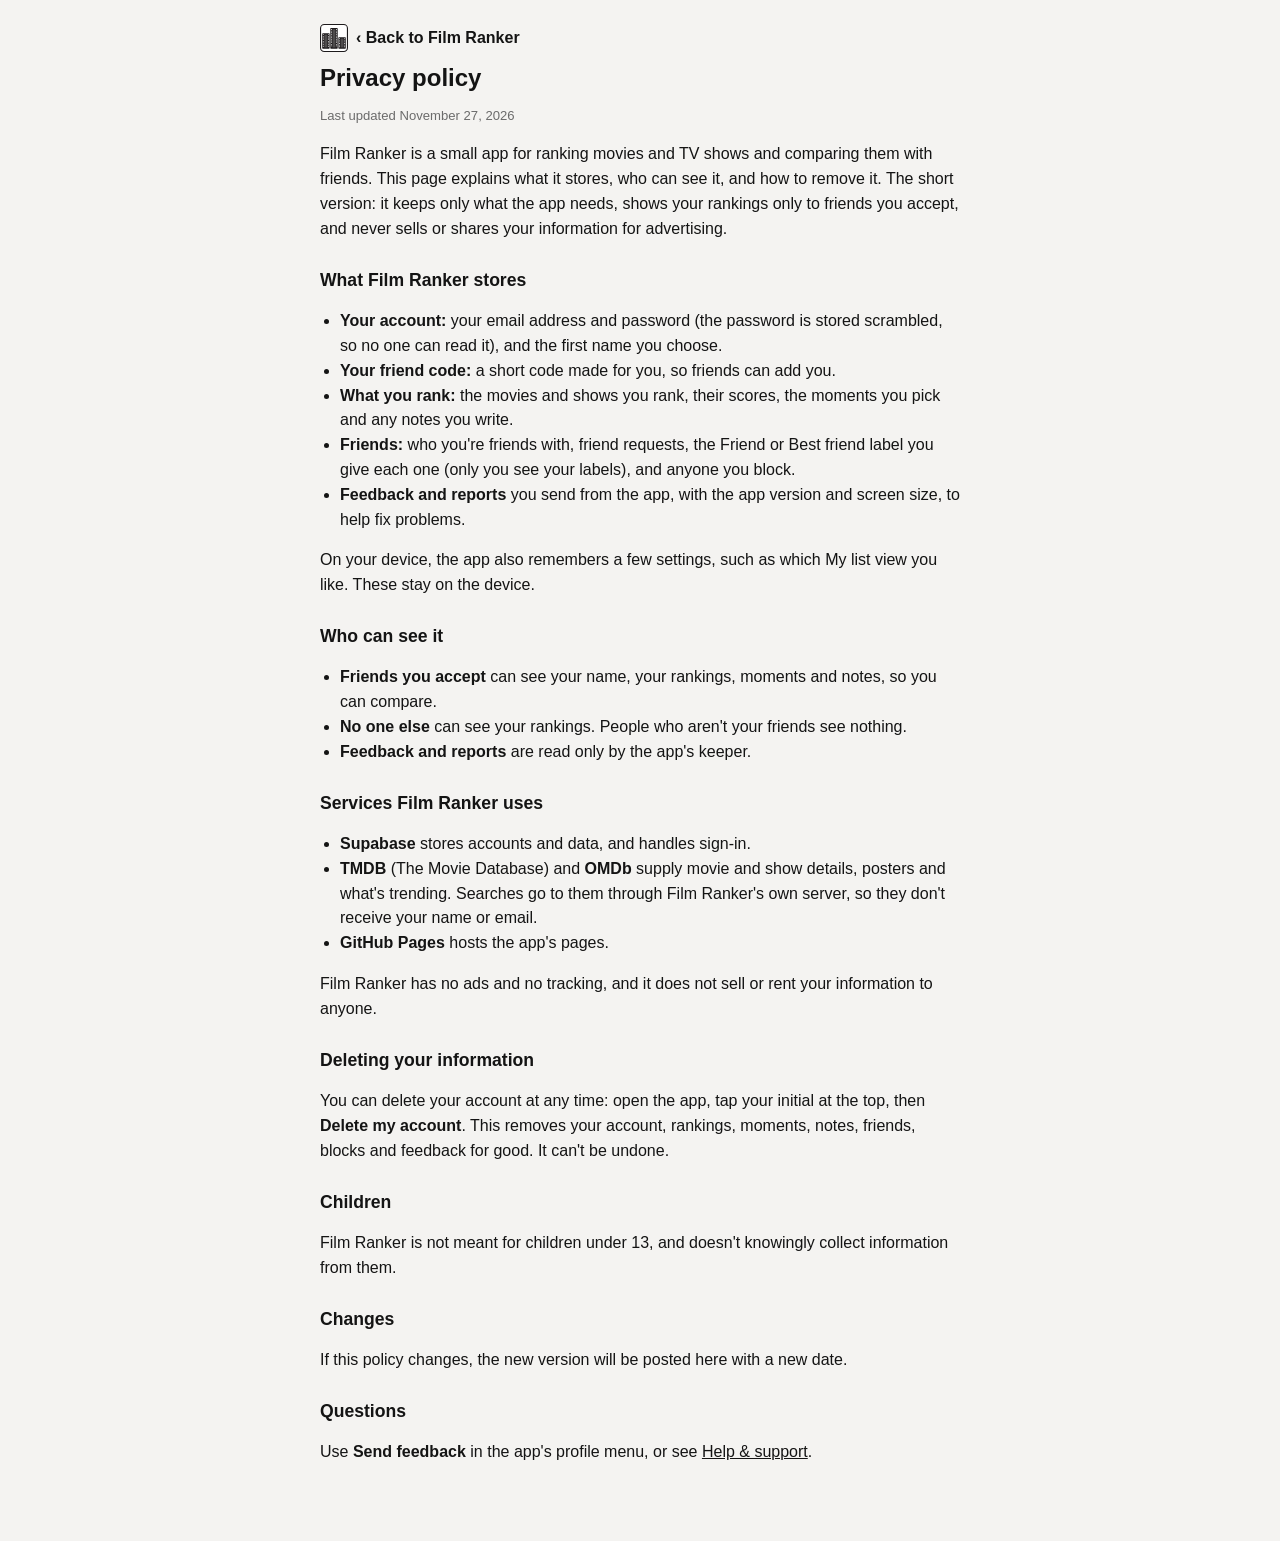
<file: privacy.html>
<!doctype html>
<html lang="en">
<head>
  <meta charset="utf-8">
  <meta name="viewport" content="width=device-width, initial-scale=1, viewport-fit=cover">
  <title>Privacy policy · Film Ranker</title>
  <link rel="icon" href="img/icon-square.svg?v=18">
  <link rel="stylesheet" href="style.css?v=18">
  <style>
    .doc { max-width: 680px; margin: 0 auto; padding: 24px 20px 60px; }
    .doc h1 { margin-top: 6px; } .doc h2 { margin: 26px 0 6px; font-size: 1.1rem; }
    .doc p, .doc li { line-height: 1.55; } .doc ul { padding-left: 20px; }
    .doc a { color: var(--text); }
    .back { display: inline-flex; align-items: center; gap: 8px; text-decoration: none; font-weight: 600; }
    .back img { width: 28px; height: 28px; }
  </style>
</head>
<body>
<main class="doc">
<a class="back" href="./"><img src="img/logo-mono.svg?v=18" alt="">‹ Back to Film Ranker</a>
<h1>Privacy policy</h1>
<p class="muted small">Last updated November 27, 2026</p>
<p>Film Ranker is a small app for ranking movies and TV shows and comparing them with friends. This page explains
what it stores, who can see it, and how to remove it. The short version: it keeps only what the app needs, shows
your rankings only to friends you accept, and never sells or shares your information for advertising.</p>

<h2>What Film Ranker stores</h2>
<ul>
  <li><b>Your account:</b> your email address and password (the password is stored scrambled, so no one can read it),
    and the first name you choose.</li>
  <li><b>Your friend code:</b> a short code made for you, so friends can add you.</li>
  <li><b>What you rank:</b> the movies and shows you rank, their scores, the moments you pick and any notes you write.</li>
  <li><b>Friends:</b> who you're friends with, friend requests, the Friend or Best friend label you give each one
    (only you see your labels), and anyone you block.</li>
  <li><b>Feedback and reports</b> you send from the app, with the app version and screen size, to help fix problems.</li>
</ul>
<p>On your device, the app also remembers a few settings, such as which My list view you like. These stay on the device.</p>

<h2>Who can see it</h2>
<ul>
  <li><b>Friends you accept</b> can see your name, your rankings, moments and notes, so you can compare.</li>
  <li><b>No one else</b> can see your rankings. People who aren't your friends see nothing.</li>
  <li><b>Feedback and reports</b> are read only by the app's keeper.</li>
</ul>

<h2>Services Film Ranker uses</h2>
<ul>
  <li><b>Supabase</b> stores accounts and data, and handles sign-in.</li>
  <li><b>TMDB</b> (The Movie Database) and <b>OMDb</b> supply movie and show details, posters and what's trending.
    Searches go to them through Film Ranker's own server, so they don't receive your name or email.</li>
  <li><b>GitHub Pages</b> hosts the app's pages.</li>
</ul>
<p>Film Ranker has no ads and no tracking, and it does not sell or rent your information to anyone.</p>

<h2>Deleting your information</h2>
<p>You can delete your account at any time: open the app, tap your initial at the top, then <b>Delete my account</b>.
This removes your account, rankings, moments, notes, friends, blocks and feedback for good. It can't be undone.</p>

<h2>Children</h2>
<p>Film Ranker is not meant for children under 13, and doesn't knowingly collect information from them.</p>

<h2>Changes</h2>
<p>If this policy changes, the new version will be posted here with a new date.</p>

<h2>Questions</h2>
<p>Use <b>Send feedback</b> in the app's profile menu, or see <a href="support.html">Help &amp; support</a>.</p>
</main>
</body>
</html>
</file>
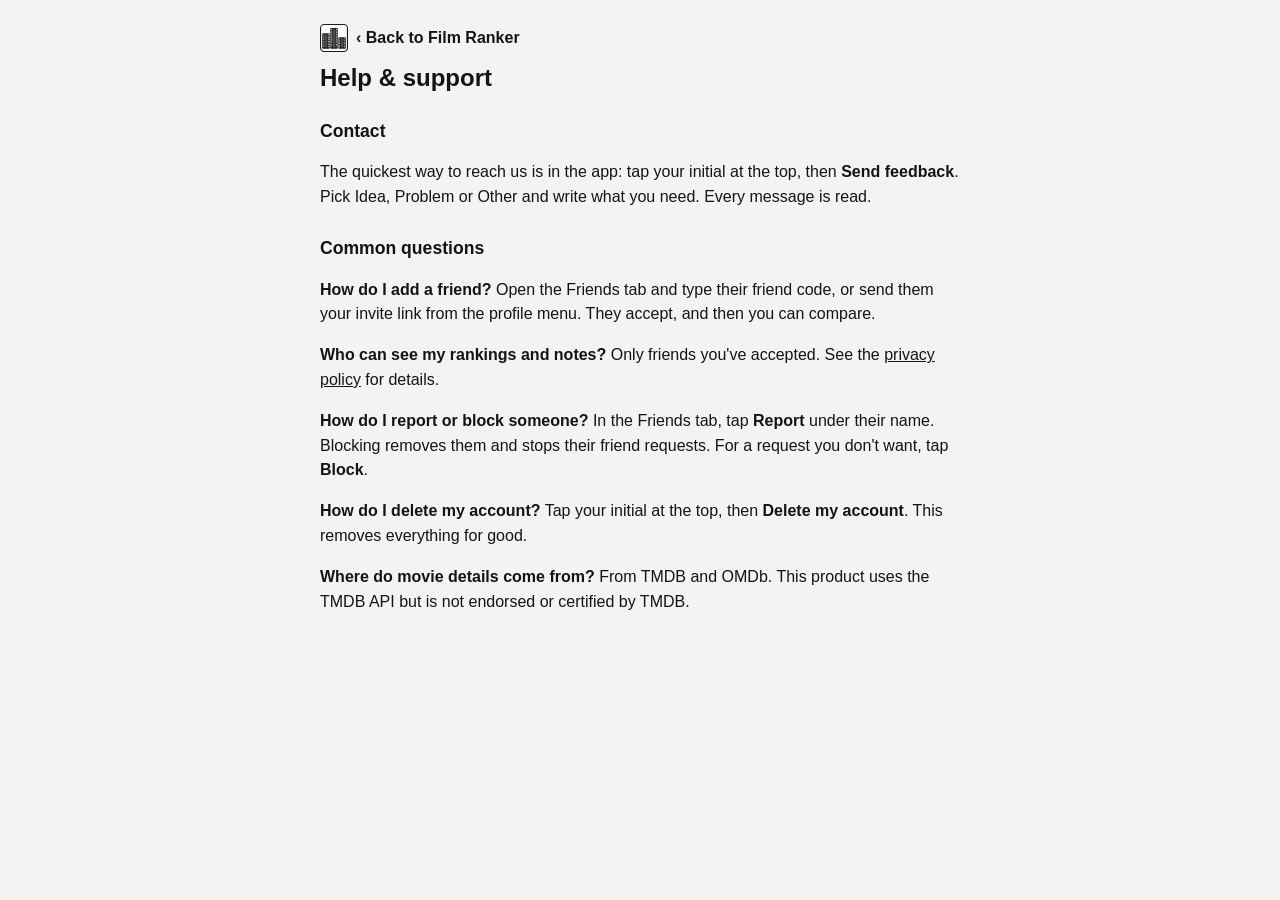
<file: support.html>
<!doctype html>
<html lang="en">
<head>
  <meta charset="utf-8">
  <meta name="viewport" content="width=device-width, initial-scale=1, viewport-fit=cover">
  <title>Help & support · Film Ranker</title>
  <link rel="icon" href="img/icon-square.svg?v=18">
  <link rel="stylesheet" href="style.css?v=18">
  <style>
    .doc { max-width: 680px; margin: 0 auto; padding: 24px 20px 60px; }
    .doc h1 { margin-top: 6px; } .doc h2 { margin: 26px 0 6px; font-size: 1.1rem; }
    .doc p, .doc li { line-height: 1.55; } .doc ul { padding-left: 20px; }
    .doc a { color: var(--text); }
    .back { display: inline-flex; align-items: center; gap: 8px; text-decoration: none; font-weight: 600; }
    .back img { width: 28px; height: 28px; }
  </style>
</head>
<body>
<main class="doc">
<a class="back" href="./"><img src="img/logo-mono.svg?v=18" alt="">‹ Back to Film Ranker</a>
<h1>Help &amp; support</h1>

<h2>Contact</h2>
<p>The quickest way to reach us is in the app: tap your initial at the top, then <b>Send feedback</b>.
Pick Idea, Problem or Other and write what you need. Every message is read.</p>

<h2>Common questions</h2>
<p><b>How do I add a friend?</b> Open the Friends tab and type their friend code, or send them your invite link
from the profile menu. They accept, and then you can compare.</p>
<p><b>Who can see my rankings and notes?</b> Only friends you've accepted. See the
<a href="privacy.html">privacy policy</a> for details.</p>
<p><b>How do I report or block someone?</b> In the Friends tab, tap <b>Report</b> under their name. Blocking removes
them and stops their friend requests. For a request you don't want, tap <b>Block</b>.</p>
<p><b>How do I delete my account?</b> Tap your initial at the top, then <b>Delete my account</b>. This removes
everything for good.</p>
<p><b>Where do movie details come from?</b> From TMDB and OMDb. This product uses the TMDB API but is not
endorsed or certified by TMDB.</p>
</main>
</body>
</html>
</file>
<file: style.css>
:root {
  /* Silver Screen palette (chosen 2026-11-26): black, white and grey like old film, matching the logo. */
  --bg: #f4f3f1;
  --card: #ffffff;
  --text: #141414;
  --muted: #6b6b6b;
  --line: #e2e0dc;
  --accent: #141414;
  --accent-text: #ffffff;
  --chip: #e9e7e3;
  --danger: #b3261e;
  --shadow: 0 1px 3px rgba(0, 0, 0, .07);
  color-scheme: light;
}
@media (prefers-color-scheme: dark) {
  :root {
    --bg: #0e0e0f;
    --card: #1a1a1c;
    --text: #f2f2f2;
    --muted: #9a9a9a;
    --line: #2a2a2e;
    --accent: #f2f2f2;
    --accent-text: #0e0e0f;
    --chip: #26262a;
    --danger: #ff8a80;
    --shadow: none;
    color-scheme: dark;
  }
}

* { box-sizing: border-box; }
[hidden] { display: none !important; }
body {
  margin: 0;
  background: var(--bg);
  color: var(--text);
  font: 16px/1.45 -apple-system, BlinkMacSystemFont, "Segoe UI", Roboto, sans-serif;
  -webkit-font-smoothing: antialiased;
}
main { max-width: 720px; margin: 0 auto; padding: 8px 16px 80px; }
h1 { font-size: 1.5rem; line-height: 1.2; margin: 8px 0 6px; }
h2 { font-size: 1.05rem; margin: 0; }
h3 { font-size: .95rem; margin: 22px 0 8px; }
.muted { color: var(--muted); }
.small { font-size: .82rem; }
.center { text-align: center; }

.top { display: flex; align-items: center; max-width: 720px; margin: 0 auto; padding: 14px 16px 6px; }
.brand { font-weight: 700; font-size: 1.1rem; display: flex; align-items: center; gap: 8px; }
.brand .logo { font-size: 1.4rem; }
.banner { max-width: 688px; margin: 4px auto 8px; padding: 8px 12px; border-radius: 10px; background: var(--chip); font-size: .85rem; }
@media (max-width: 720px) { .banner { margin: 4px 16px 8px; } }

button {
  font: inherit; color: var(--text); background: var(--chip); border: 0; border-radius: 10px;
  padding: 8px 14px; cursor: pointer; white-space: nowrap;
}
button:hover { filter: brightness(.96); }
button.primary { background: var(--accent); color: var(--accent-text); font-weight: 600; }
button.danger { background: transparent; color: var(--danger); }

.tabs { display: flex; gap: 6px; max-width: 720px; margin: 0 auto; padding: 6px 16px; overflow-x: auto; }
.tabs button { flex: 1; padding: 9px 10px; }
@media (max-width: 480px) {
  .tabs { gap: 4px; }
  .tabs button { flex: 1 1 auto; padding: 8px 4px; font-size: .8rem; min-width: 0; }
}
.tabs button.on { background: var(--accent); color: var(--accent-text); font-weight: 600; }

input[type=search], input[type=text] {
  font: inherit; width: 100%; padding: 11px 14px; border-radius: 12px; border: 1px solid var(--line);
  background: var(--card); color: var(--text);
}
.chips { display: flex; flex-wrap: wrap; gap: 6px; margin: 10px 0; }
.chip { padding: 6px 12px; border-radius: 999px; font-size: .88rem; }
.chip.on { background: var(--accent); color: var(--accent-text); }

.seg { display: flex; gap: 4px; background: var(--chip); padding: 3px; border-radius: 12px; margin: 10px 0 4px; }
.seg button { flex: 1; background: transparent; padding: 7px 8px; font-size: .88rem; }
.seg button.on { background: var(--card); box-shadow: var(--shadow); font-weight: 600; }

.card { background: var(--card); border-radius: 14px; box-shadow: var(--shadow); border: 1px solid var(--line); margin: 10px 0; }
.group > summary, .group > .head {
  display: flex; align-items: center; justify-content: space-between; gap: 12px; padding: 12px 14px; cursor: pointer;
  list-style: none;
}
.group > summary::-webkit-details-marker { display: none; }
.group > summary::after { content: "›"; color: var(--muted); font-size: 1.3rem; transition: transform .15s; }
.group[open] > summary::after { transform: rotate(90deg); }
.group > summary .grow, .group > .head .grow { flex: 1; min-width: 0; }
.kind { font-size: .72rem; text-transform: uppercase; letter-spacing: .06em; color: var(--accent); font-weight: 700; }

.movies { list-style: none; margin: 0; padding: 0 0 6px; }
.movie { display: flex; align-items: center; gap: 12px; padding: 8px 14px; border-top: 1px solid var(--line); }
.movie .num { width: 1.8em; text-align: right; color: var(--muted); font-variant-numeric: tabular-nums; }
.movie .info { flex: 1; min-width: 0; }
.movie .title { font-weight: 600; line-height: 1.25; }
.group .title { font-weight: 700; }

.poster {
  --h: 0; flex-shrink: 0; width: 40px; height: 58px; border-radius: 6px; display: grid; place-items: center;
  font-weight: 800; font-size: .85rem; color: #fff; letter-spacing: .02em;
  background: linear-gradient(160deg, hsl(var(--h) 55% 45%), hsl(calc(var(--h) + 40) 60% 25%));
}
.poster.big { width: 84px; height: 122px; border-radius: 10px; font-size: 1.4rem; }

.score {
  min-width: 48px; padding: 7px 0; text-align: center; font-weight: 800; font-variant-numeric: tabular-nums;
  background: var(--chip); border-radius: 10px;
}
span.score { display: inline-block; }

.empty { padding: 26px 8px; text-align: center; color: var(--muted); }

.modal-back { position: fixed; inset: 0; background: rgba(0, 0, 0, .45); display: flex; align-items: flex-end; justify-content: center; z-index: 10; }
.modal {
  background: var(--card); width: 100%; max-width: 520px; max-height: 92vh; overflow-y: auto;
  border-radius: 18px 18px 0 0; padding: 18px 18px calc(18px + env(safe-area-inset-bottom));
}
@media (min-width: 600px) { .modal-back { align-items: center; } .modal { border-radius: 18px; } }
.modal .film { display: flex; gap: 14px; align-items: flex-start; }
.bigscore { font-size: 3rem; font-weight: 800; line-height: 1; margin: 18px 0 2px; text-align: center; font-variant-numeric: tabular-nums; }
.band { text-align: center; color: var(--muted); margin-bottom: 8px; }
input[type=range] { width: 100%; accent-color: var(--accent); margin: 8px 0; }
.addtag { display: flex; gap: 6px; }
.addtag input { padding: 8px 12px; }
.actions { display: flex; gap: 8px; justify-content: space-between; margin-top: 18px; }
.actions .right { display: flex; gap: 8px; margin-left: auto; }

#toast {
  position: fixed; left: 50%; bottom: 24px; transform: translateX(-50%) translateY(calc(100% + 40px)); transition: transform .2s, visibility .2s;
  visibility: hidden;
  background: var(--text); color: var(--bg); padding: 10px 14px; border-radius: 12px; display: flex; gap: 12px;
  align-items: center; max-width: calc(100% - 32px); z-index: 20; box-shadow: 0 4px 16px rgba(0, 0, 0, .25);
}
#toast.show { transform: translateX(-50%) translateY(0); visibility: visible; }
#toast button { background: var(--accent); color: var(--accent-text); padding: 6px 10px; font-weight: 600; }
.version { text-align: center; color: var(--muted); font-size: .75rem; margin: 0 0 24px; }

/* Friends */
button.link { background: none; padding: 4px 0; color: var(--accent); }
button.small { font-size: .82rem; padding: 4px 6px; }
.err { color: var(--danger); min-height: 1.2em; margin: 6px 0; }
.seen { display: flex; flex-shrink: 0; }
.seen .dot, .avatar {
  display: grid; place-items: center; border-radius: 50%; font-weight: 700;
  background: var(--accent); color: var(--accent-text);
}
.seen .dot { width: 22px; height: 22px; font-size: .72rem; border: 2px solid var(--card); margin-left: -6px; }
.seen .dot:first-child { margin-left: 0; }
.seen .dot.more { background: var(--chip); color: var(--text); }
.avatar { width: 40px; height: 40px; font-size: 1.05rem; flex-shrink: 0; }
.friend .head { display: flex; align-items: center; gap: 12px; padding: 12px 14px 4px; }
.friend .head .grow { flex: 1; min-width: 0; }
.friend .seg { margin: 6px 14px; }
.friend-foot { display: flex; justify-content: space-between; align-items: center; padding: 0 14px 10px; gap: 8px; }

/* Compare */
.agree { padding: 16px; text-align: center; }
.agree .big { font-size: 2.6rem; font-weight: 800; line-height: 1.1; color: var(--accent); }
.pair { display: flex; gap: 6px; flex-shrink: 0; }
.pair span {
  display: flex; flex-direction: column; align-items: center; min-width: 48px; padding: 4px 6px;
  border-radius: 10px; background: var(--chip); font-weight: 800; font-variant-numeric: tabular-nums;
}
.pair small { font-size: .65rem; font-weight: 600; color: var(--muted); max-width: 56px; overflow: hidden; text-overflow: ellipsis; white-space: nowrap; }

/* Signing in */
.stack { display: flex; flex-direction: column; gap: 10px; margin-top: 14px; }
input[type=email], input[type=password] {
  font: inherit; width: 100%; padding: 11px 14px; border-radius: 12px; border: 1px solid var(--line);
  background: var(--card); color: var(--text);
}
.stack button[type=submit] { padding: 11px 14px; }
button:disabled { opacity: .6; cursor: default; }
img.poster { object-fit: cover; background: var(--chip); }

/* ---------------------------------------------------------------- every iPhone (v6)
   Keep clear of the notch or Dynamic Island, rounded corners and the home bar, upright or sideways. */
body { padding: env(safe-area-inset-top) env(safe-area-inset-right) 0 env(safe-area-inset-left); }
main { padding-bottom: calc(80px + env(safe-area-inset-bottom)); }
#toast { bottom: calc(24px + env(safe-area-inset-bottom)); }
.modal { padding-bottom: calc(18px + env(safe-area-inset-bottom)); }
.pane-list > :first-child { margin-top: 10px; }
.pane-head .chips { margin-bottom: 0; }
/* Long titles wrap instead of pushing the score button off the screen. */
.movie .title, .group .title { overflow-wrap: anywhere; }

/* Phone-width screens (every iPhone upright, and the Duo's outside screen).
   The Duo's outside screen keeps its clock, battery and Wi-Fi in a tall pill down the top-right corner (Song Ranker
   v16), so pop-up windows stop well below the top. */
@media (max-width: 639px) {
  .modal { max-height: calc(100dvh - max(120px, env(safe-area-inset-top) + 60px)); }
}
/* Very narrow screens (iPhone SE, mini): a little tighter. */
@media (max-width: 380px) {
  main { padding-left: 12px; padding-right: 12px; }
  .tabs { padding-left: 12px; padding-right: 12px; }
  .movie { gap: 10px; padding: 8px 10px; }
  .score { min-width: 42px; }
  .pair span { min-width: 42px; }
}

/* Regular iPhones held sideways: short and wide. Smaller top, and pop-ups use the full height. */
@media (max-height: 449px) and (orientation: landscape) {
  .top { padding-top: 6px; }
  .modal-back { align-items: center; }
  .modal { max-height: calc(100dvh - 16px); border-radius: 18px; }
}

/* ---------------------------------------------------------------- iPhone Duo, inside screen held tall
   One column across the full width, slightly bigger text. Pop-ups sit in the bottom half, below the fold. */
html.duo-tall, html.duo-tall body { font-size: 17px; }
html.duo-tall main, html.duo-tall .top, html.duo-tall .tabs { max-width: none; }
html.duo-tall .poster { width: 48px; height: 70px; }
html.duo-tall .modal-back { align-items: flex-end; }
html.duo-tall .modal { max-width: none; max-height: calc(50dvh - 12px); border-radius: 18px 18px 0 0; }

/* ---------------------------------------------------------------- iPhone Duo, inside screen held wide
   The fold runs down the middle. Left half: title, tabs and controls. Right half: the list, scrolling on its own.
   The phone keeps its clock in a strip down the right edge (a wide safe area there), so the left column is sized
   from the left edge to just before the fold, and the right one from just after it. Pop-ups open in the right half. */
html.duo-wide, html.duo-wide body { font-size: 17px; }
html.duo-wide body {
  display: grid; height: 100dvh; overflow: hidden;
  grid-template-columns: calc(50vw - env(safe-area-inset-left) - 14px) minmax(0, 1fr);
  grid-template-rows: auto auto auto minmax(0, 1fr) auto; column-gap: 28px;
}
html.duo-wide .top { grid-column: 1; grid-row: 1; max-width: none; margin: 0; width: 100%; }
html.duo-wide #banner { grid-column: 1; grid-row: 2; }
html.duo-wide .banner { margin: 4px 16px 8px; }
html.duo-wide .tabs { grid-column: 1; grid-row: 3; max-width: none; margin: 0; width: 100%; }
html.duo-wide main { display: contents; }
html.duo-wide .pane-head { grid-column: 1; grid-row: 4; overflow-y: auto; padding: 4px 16px 16px; min-height: 0; }
html.duo-wide .pane-list { grid-column: 2; grid-row: 1 / -1; overflow-y: auto; overscroll-behavior: contain;
  padding: 12px 16px calc(24px + env(safe-area-inset-bottom)) 0; min-height: 0; }
html.duo-wide .pane-list { padding-right: 16px; }
html.duo-wide main > p { grid-column: 1; grid-row: 4; padding: 0 16px; }
html.duo-wide .version { grid-column: 1; grid-row: 5; margin: 4px 0 calc(6px + env(safe-area-inset-bottom)); }
html.duo-wide #modal-root { position: fixed; }
html.duo-wide .poster { width: 48px; height: 70px; }
html.duo-wide .modal-back { justify-content: flex-end; align-items: center; padding: 12px 0;
  padding-left: calc(50vw + 14px); padding-right: max(16px, env(safe-area-inset-right)); }
html.duo-wide .modal { max-width: none; max-height: calc(100dvh - 24px); border-radius: 18px; }
html.duo-wide #toast { left: 75vw; }

/* ---------------------------------------------------------------- header logo and name (v7)
   The black-and-white film podium logo, and the name in tall, blocky poster letters like a cinema marquee.
   Futura Condensed ExtraBold comes with every iPhone and Mac, so nothing is downloaded. */
.brand .logo { width: 34px; height: 34px; display: block; flex-shrink: 0; } /* the logo draws its own rounded edge */
.brand .name {
  font-family: "Futura-CondensedExtraBold", "Futura Condensed ExtraBold", "AvenirNextCondensed-Heavy",
    "Avenir Next Condensed", Impact, "Arial Narrow", sans-serif;
  font-weight: 800; font-stretch: condensed; text-transform: uppercase;
  font-size: 1.55rem; line-height: 1; letter-spacing: .06em;
}
html.duo-wide .brand .name, html.duo-tall .brand .name { font-size: 1.7rem; }

/* ---------------------------------------------------------------- opening animation (v8)
   While the app loads: the logo square appears, the film-strip blocks rise one at a time (bronze, silver, then gold
   last and tallest) with their sprocket holes running like film, and the name lights up. Then the logo and name
   move into their place in the header (js/app.js endSplash). Under a second; faster if the app is already ready. */
#splash {
  position: fixed; inset: 0; z-index: 50; background: var(--bg);
  display: flex; align-items: center; justify-content: center;
  transition: background-color .38s ease;
  animation: splash-safety 0s linear 6s forwards; /* if the app ever fails to start, never cover it for long */
}
#splash.leaving { background-color: transparent; pointer-events: none; }
/* The header's own logo and name stay hidden while the opening screen is there, so the animated ones never slide
   over a copy. The splash is removed the moment they land in its place (js/app.js endSplash), which reveals it. */
#splash ~ .top .brand { visibility: hidden; }
@keyframes splash-safety { to { opacity: 0; visibility: hidden; } }
/* Same layout as the header's logo and name, up to 2.8 times bigger, so it can shrink straight into the header. */
/* --u is the size of one header pixel on the splash: 2.8 at most, less when the screen is too narrow for that, so
   logo and name always fit with 24px to spare on each side. The header brand is about 204px wide (220px on the Duo). */
#splash { --u: min(2.8px, calc((100vw - 48px) / 204)); }
html.duo-wide #splash, html.duo-tall #splash { --u: min(2.8px, calc((100vw - 48px) / 220)); }
.splash-brand { display: flex; align-items: center; gap: calc(8 * var(--u)); transform-origin: 0 0; will-change: transform; }
.splash-logo { width: calc(34 * var(--u)); height: calc(34 * var(--u)); display: block; flex-shrink: 0; overflow: visible; }
.splash-name {
  font-family: "Futura-CondensedExtraBold", "Futura Condensed ExtraBold", "AvenirNextCondensed-Heavy",
    "Avenir Next Condensed", Impact, "Arial Narrow", sans-serif;
  font-weight: 800; font-stretch: condensed; text-transform: uppercase;
  font-size: calc(24.8 * var(--u)); line-height: 1; letter-spacing: .06em; color: var(--text); white-space: nowrap;
}
html.duo-wide .splash-name, html.duo-tall .splash-name { font-size: calc(27.2 * var(--u)); }

.splash-logo .sq { transform-box: fill-box; transform-origin: center; animation: sq-in .22s ease-out both; }
.splash-logo .blk { transform-box: fill-box; transform-origin: bottom; animation: blk-rise .42s cubic-bezier(.2, .9, .3, 1.15) both; }
.splash-logo .b3 { animation-delay: .1s; }
.splash-logo .b2 { animation-delay: .22s; }
.splash-logo .b1 { animation-delay: .34s; }
.splash-logo .holes { animation: film-run .42s linear both; }
.splash-logo .b3 .holes { animation-delay: .1s; }
.splash-logo .b2 .holes { animation-delay: .22s; }
.splash-logo .b1 .holes { animation-delay: .34s; }
.splash-name { animation: name-on .38s ease-out .52s both; }
@keyframes sq-in { from { opacity: 0; transform: scale(.85); } to { opacity: 1; transform: none; } }
@keyframes blk-rise { from { transform: scaleY(0); } to { transform: scaleY(1); } }
@keyframes film-run { from { transform: translateY(24px); } to { transform: translateY(0); } }
@keyframes name-on { from { opacity: 0; transform: translateX(-10px); } to { opacity: 1; transform: none; } }

/* Reduce Motion (iPhone Settings → Accessibility → Motion): no movement, just the logo for a moment. */
@media (prefers-reduced-motion: reduce) {
  .splash-logo .sq, .splash-logo .blk, .splash-logo .holes, .splash-name { animation: none; }
  #splash { transition: opacity .2s ease; }
  #splash.leaving { opacity: 0; }
}

/* ---------------------------------------------------------------- the small note at the bottom (v9)
   One line, no wider than a phone: "Saved 85", an optional "Next: …" button (long titles end in …) and ×.
   It never covers more than a strip at the bottom, and any tap elsewhere closes it (js/app.js toast). */
#toast {
  left: max(12px, env(safe-area-inset-left)); right: max(12px, env(safe-area-inset-right)); margin: 0 auto;
  width: auto; max-width: 440px; transform: translateY(calc(100% + 40px));
  padding: 8px 8px 8px 14px; gap: 8px; font-size: .92rem;
}
#toast.show { transform: translateY(0); }
#toast .msg { flex: none; font-weight: 600; white-space: nowrap; }
#toast .act { flex: 1 1 auto; min-width: 0; overflow: hidden; text-overflow: ellipsis; white-space: nowrap;
  padding: 8px 10px; font-size: .88rem; text-align: left; }
#toast .x { flex: none; background: transparent; color: var(--bg); padding: 4px 8px; font-size: 1.2rem; line-height: 1; }
/* Duo held wide: the note sits in the right half, under the list. */
html.duo-wide #toast { left: calc(50vw + 14px); right: max(16px, env(safe-area-inset-right)); margin: 0; }

/* ---------------------------------------------------------------- tab icons, and the Duo's side column (v10)
   Tabs carry a small icon, shown only in the Duo's side column. Held wide, the Duo keeps its clock, Wi-Fi and
   battery in a strip down the right edge; the tabs become a column of buttons in that strip, under the clock, as in
   Song Ranker (v23–v26). The column starts at --rail-top (js/app.js), 222 points down, which also clears the music
   ring the Duo shows around the clock while something is playing. */
.tabs .ic { display: none; }
html.duo-wide .tabs {
  position: fixed; z-index: 5; right: 0; top: var(--rail-top, 222px); bottom: calc(10px + env(safe-area-inset-bottom));
  width: max(76px, env(safe-area-inset-right)); margin: 0; padding: 0;
  flex-direction: column; align-items: center; justify-content: flex-start; gap: 4px; overflow-y: auto; scrollbar-width: none;
}
html.duo-wide .tabs button {
  flex: none; display: flex; flex-direction: column; align-items: center; gap: 3px; width: 70px;
  padding: 2px 0; background: none; border-radius: 14px; color: var(--text); font-weight: 400;
}
html.duo-wide .tabs .ic { display: grid; place-items: center; width: 38px; height: 38px; border-radius: 50%; background: var(--chip); }
html.duo-wide .tabs svg { width: 20px; height: 20px; fill: none; stroke: currentColor; stroke-width: 2; stroke-linecap: round; stroke-linejoin: round; }
html.duo-wide .tabs .rl { font-size: .68rem; font-weight: 600; color: var(--muted); line-height: 1.15; }
html.duo-wide .tabs button.on { background: none; color: var(--text); }
html.duo-wide .tabs button.on .ic { background: var(--accent); color: var(--accent-text); }
html.duo-wide .tabs button.on .rl { color: var(--accent); }
/* The page keeps clear of the column, and starts a little lower so the header isn't against the top edge. */
html.duo-wide body { padding-right: max(76px, env(safe-area-inset-right)); padding-top: max(22px, env(safe-area-inset-top)); }
html.duo-wide .pane-list { padding-top: 0; }
html.duo-wide #toast { right: calc(max(76px, env(safe-area-inset-right)) + 8px); }

/* ---------------------------------------------------------------- profile button and menu (v11) */
.top { justify-content: space-between; }
.me-btn { background: none; padding: 0; border-radius: 50%; }
.me-btn .avatar { width: 36px; height: 36px; font-size: 1rem; }
.avatar.big { width: 52px; height: 52px; font-size: 1.4rem; }
.sheet-head { display: flex; align-items: center; justify-content: space-between; margin-bottom: 12px; }
.x-btn { background: var(--chip); border-radius: 50%; width: 32px; height: 32px; padding: 0; font-size: 1.2rem; line-height: 1; }
.me-card { display: flex; align-items: center; gap: 14px; margin-bottom: 14px; }
.me-card .title { font-weight: 700; font-size: 1.1rem; }
.menu { display: flex; flex-direction: column; gap: 8px; }
.menu button { display: flex; flex-direction: column; align-items: flex-start; gap: 2px; padding: 12px 14px; text-align: left; white-space: normal; }
.menu button > span:first-child { font-weight: 600; }
.menu button.danger { background: transparent; border: 1px solid var(--line); }
textarea { font: inherit; width: 100%; padding: 11px 14px; border-radius: 12px; border: 1px solid var(--line); background: var(--card); color: var(--text); resize: vertical; margin-top: 8px; }
.chips-label { width: 100%; font-size: .78rem; font-weight: 600; color: var(--muted); text-transform: uppercase; letter-spacing: .06em; }
.fb { padding: 12px 14px; }
.fb p { margin: 6px 0 4px; white-space: pre-wrap; }

/* ---------------------------------------------------------------- personal notes (v14)
   A short note on a movie ("I watch this every Thanksgiving"), under its title in lists and in Compare. */
.note { font-size: .82rem; font-style: italic; color: var(--muted); line-height: 1.35; margin-top: 2px; overflow-wrap: anywhere; }
.note b { font-style: normal; font-weight: 600; }
#m-note { margin-top: 0; }

/* ---------------------------------------------------------------- My list views (v15)
   List (posters, moments and notes), Grid (a wall of posters) and Compact (one line each, for long lists). */
.list-bar { display: flex; align-items: center; justify-content: space-between; gap: 10px; }
.list-bar p { margin: 0; }
.views { display: flex; gap: 2px; padding: 3px; border-radius: 12px; background: var(--chip); flex-shrink: 0; }
.views button { padding: 6px 9px; border-radius: 9px; background: transparent; color: var(--muted); display: grid; place-items: center; }
.views button.on { background: var(--card); color: var(--text); box-shadow: var(--shadow); }
.views svg { width: 18px; height: 18px; fill: none; stroke: currentColor; stroke-width: 2; stroke-linecap: round; stroke-linejoin: round; }

.grid { list-style: none; margin: 10px 0; padding: 0; display: grid; gap: 14px 10px; grid-template-columns: repeat(auto-fill, minmax(100px, 1fr)); }
.grid li { min-width: 0; }
.tile { position: relative; display: block; width: 100%; padding: 0; border-radius: 10px; overflow: hidden; aspect-ratio: 2 / 3; background: var(--chip); }
/* "html" makes these win over the Duo's smaller list posters (html.duo-tall/.duo-wide .poster). */
html .tile .poster.fill { width: 100%; height: 100%; border-radius: 0; object-fit: cover; font-size: 1.3rem; }
html .modal .poster.big { width: 84px; height: 122px; }
.tile .rank, .tile .gscore { position: absolute; font-weight: 800; font-variant-numeric: tabular-nums; line-height: 1; }
.tile .rank { top: 6px; left: 6px; min-width: 22px; padding: 4px 5px; border-radius: 7px; font-size: .75rem; text-align: center;
  background: rgba(0, 0, 0, .6); color: #fff; }
.tile .gscore { bottom: 6px; right: 6px; padding: 5px 7px; border-radius: 8px; font-size: .9rem; background: var(--card); color: var(--text); }
.tile .seen { position: absolute; bottom: 6px; left: 6px; }
.tile .seen .dot { border-color: rgba(0, 0, 0, .35); }
.gtitle { font-size: .8rem; font-weight: 600; line-height: 1.25; margin-top: 5px;
  display: -webkit-box; -webkit-line-clamp: 2; -webkit-box-orient: vertical; overflow: hidden; }

.movies.compact .movie { padding: 5px 14px; gap: 10px; }
.movies.compact .info { white-space: nowrap; overflow: hidden; text-overflow: ellipsis; }
.movies.compact .title { font-weight: 600; }
.movies.compact .score { min-width: 40px; padding: 4px 0; font-size: .9rem; }

/* ---------------------------------------------------------------- App Store requirements (v18)
   Delete my account, Report and Block, and the privacy and support links. */
.menu button.quiet { border: 0; padding-top: 6px; }
.menu button.quiet > span:first-child { font-weight: 500; }
button.danger-fill { background: var(--danger); color: #fff; }
button.danger-fill:disabled { opacity: .4; }
.foot-btns { display: flex; gap: 2px; }
.check { display: flex; gap: 10px; align-items: flex-start; margin: 12px 0 4px; font-size: .9rem; }
.check input { margin-top: 3px; accent-color: var(--accent); }
.legal { color: var(--muted); margin: 14px 0 0; }
.legal a { color: inherit; }
.report-tag { color: var(--danger); }
</file>
